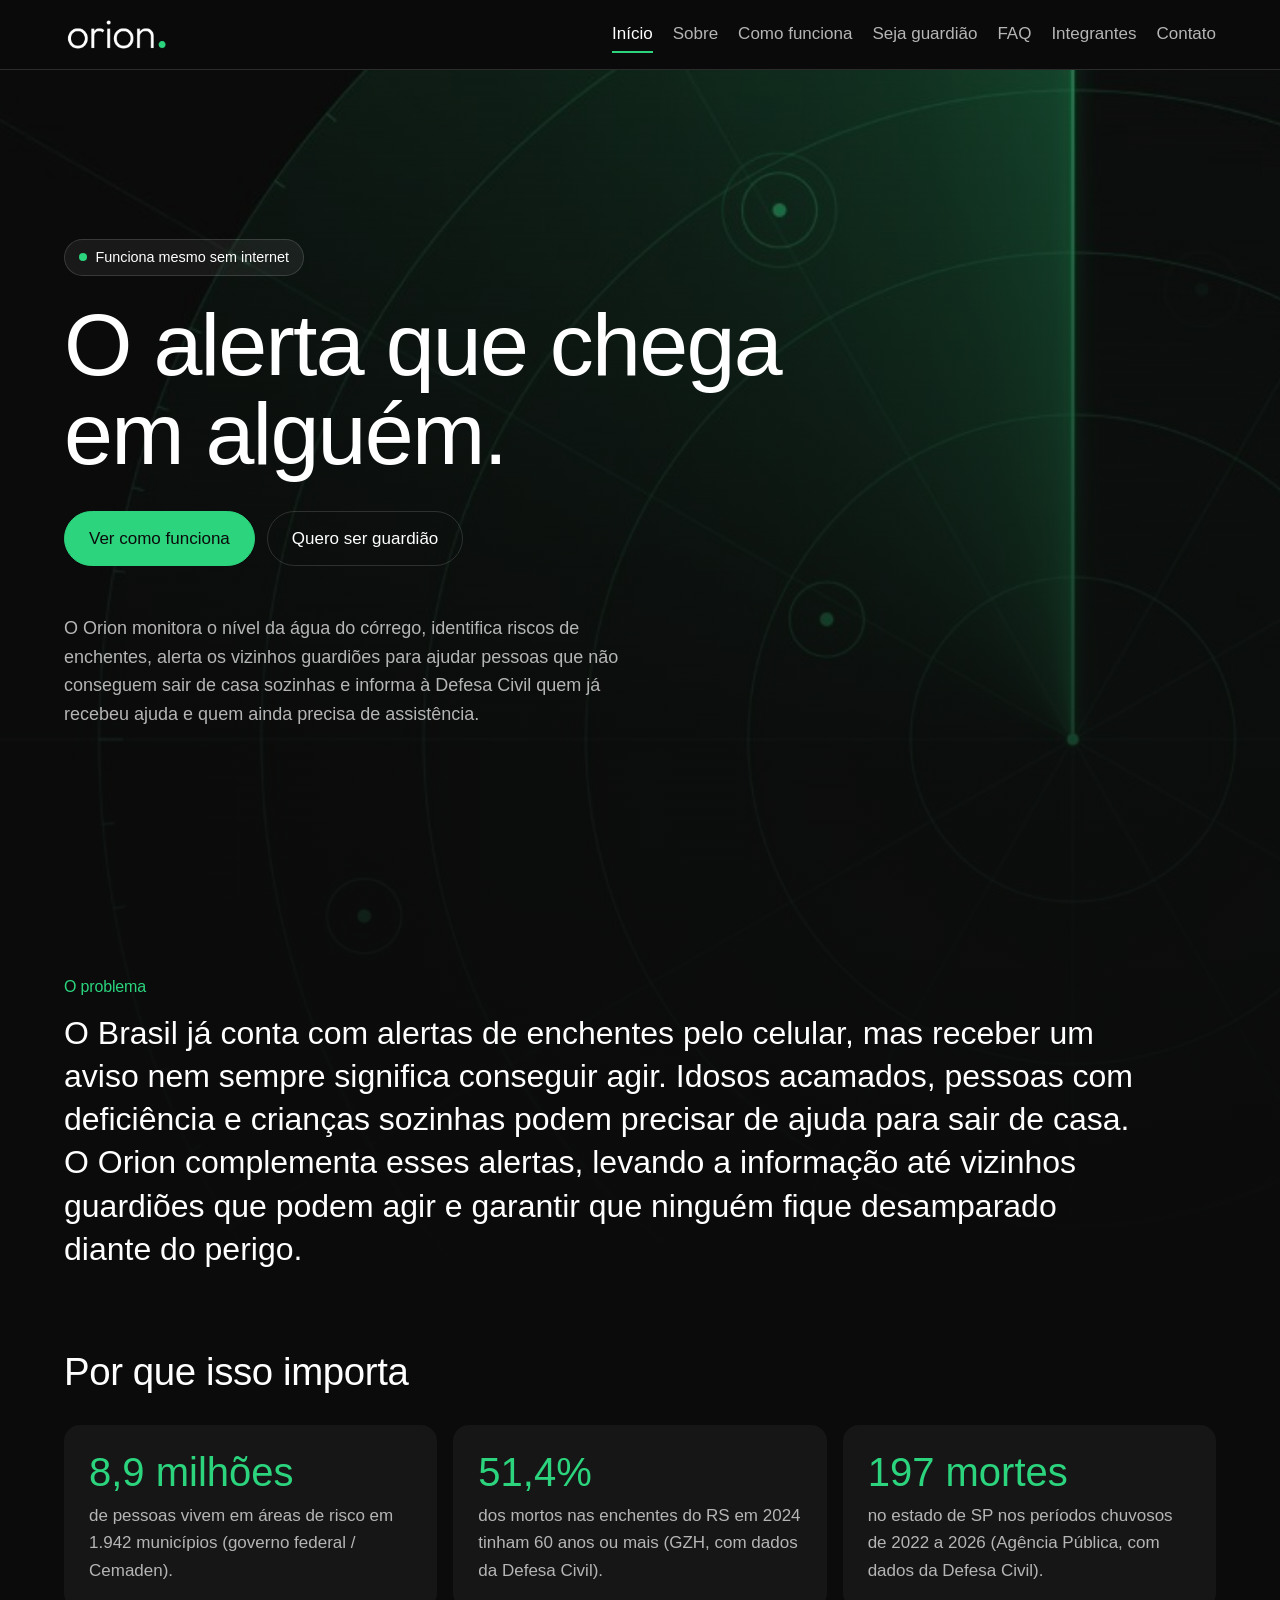
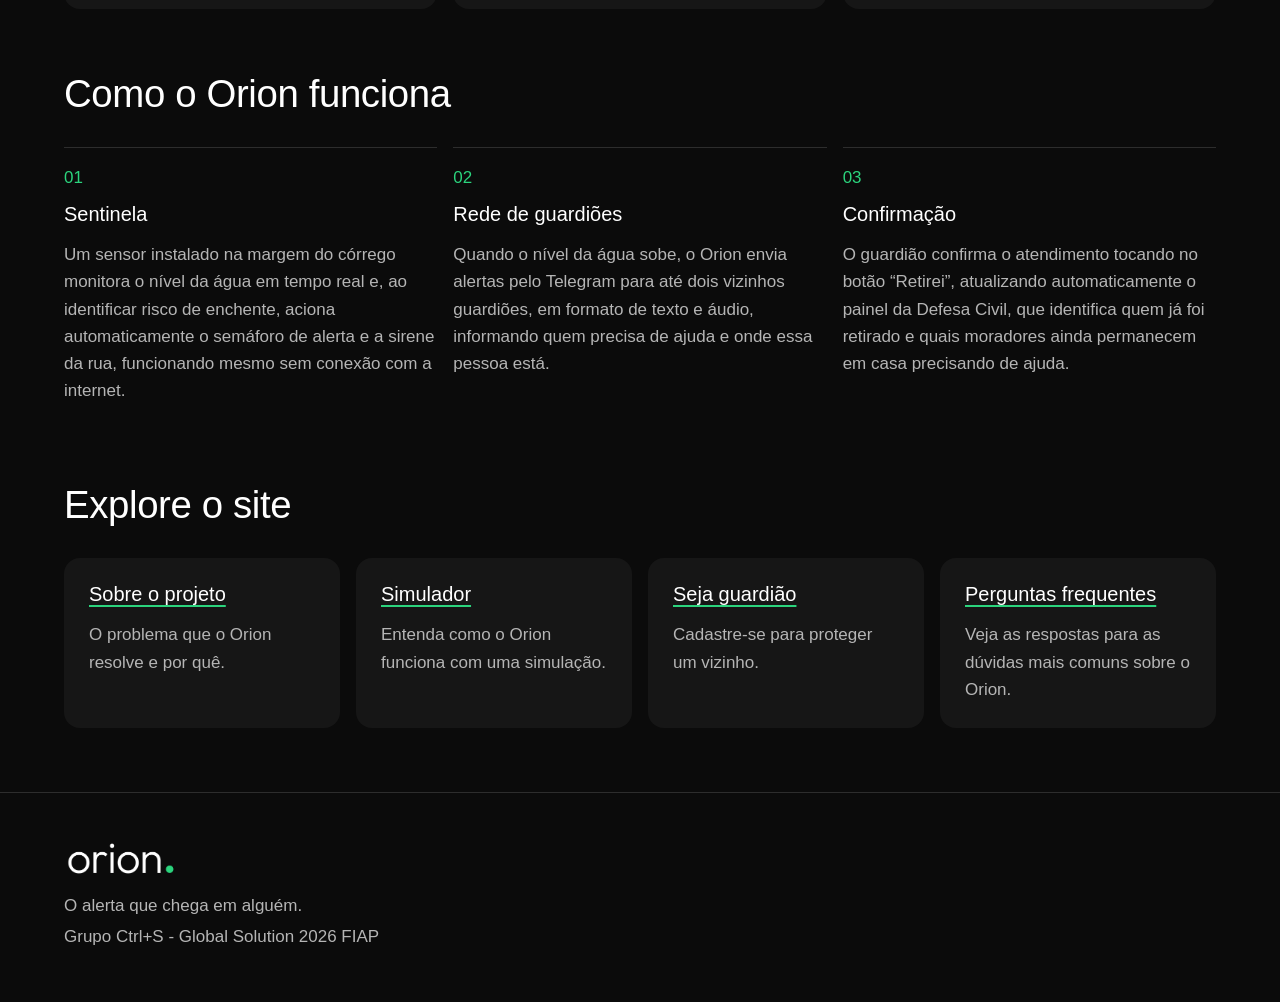
<file: index.html>
<!DOCTYPE html>
<html lang="pt-BR">

<head>
    <meta charset="UTF-8">
    <meta name="viewport" content="width=device-width, initial-scale=1.0">
    <title>Orion | O alerta que chega em alguém</title>
    <link rel="icon" href="./assets/img/apple-touch-icon-180.png" type="image/png">
    <link rel="stylesheet" href="./css/style.css">
</head>

<body>
    <header class="header">
        <img class="logo" src="./assets/img/orion-logo-escuro.png" alt="Logo da Orion" width="1200" height="372">
        <button class="btn-menu" id="btn-open-menu">&#9776;</button>
        <nav class="menu">
            <a class="btn ativo" href="index.html">Início</a>
            <a class="btn" href="sobre.html">Sobre</a>
            <a class="btn" href="funcionamento.html">Como funciona</a>
            <a class="btn" href="guardiao.html">Seja guardião</a>
            <a class="btn" href="faq.html">FAQ</a>
            <a class="btn" href="integrantes.html">Integrantes</a>
            <a class="btn" href="contato.html">Contato</a>
        </nav>
    </header>

    <main>
        <article>
            <section>
                <video class="radar-video" id="video-radar" autoplay muted loop playsinline
                    poster="assets/video/radar-poster.jpg" aria-hidden="true">
                    <source src="assets/video/radar.mp4" type="video/mp4">
                </video>
            </section>

            <section class="apresentação">
                <p class="etiqueta">Funciona mesmo sem internet</p>
                <h1 id="titulo-inicio">O alerta que chega em alguém.</h1>
                <p class="apresentacao-botoes">
                    <a href="./funcionamento.html" class="botao">Ver como funciona</a>
                    <a href="./guardiao.html" class="botao botao-secundario">Quero ser guardião</a>
                </p>
                <p class="apresentacao-texto">O Orion monitora o nível da água do córrego, identifica riscos de
                    enchentes, alerta os vizinhos guardiões para ajudar pessoas que não conseguem sair de casa sozinhas
                    e informa à Defesa Civil quem já recebeu ajuda e quem ainda precisa de assistência.</p>
            </section>

            <section class="problema">
                <h2 id="titulo-problema">O problema</h2>
                <p class="problema-texto" id="problema-texto">O Brasil já conta com alertas de enchentes pelo celular,
                    mas receber um aviso nem sempre significa conseguir agir. Idosos acamados, pessoas com deficiência e
                    crianças sozinhas podem precisar de ajuda para sair de casa. O Orion complementa esses alertas,
                    levando a informação até vizinhos guardiões que podem agir e garantir que ninguém fique desamparado
                    diante do perigo.</p>
            </section>
        </article>

        <section class="secao numeros">
            <h2 id="titulo-numeros">Por que isso importa</h2>
            <ul class="dados">
                <li><strong><span>8,9</span> milhões</strong> de pessoas vivem em áreas de risco em 1.942 municípios
                    (governo federal / Cemaden).</li>
                <li><strong><span>51,4</span>%</strong> dos mortos nas enchentes do RS em 2024 tinham 60 anos ou mais
                    (GZH, com dados da Defesa Civil).</li>
                <li><strong><span>197</span> mortes</strong> no estado de SP nos períodos chuvosos de 2022 a 2026
                    (Agência Pública, com dados da Defesa Civil).</li>
            </ul>
        </section>

        <section class="secao">
            <h2 id="titulo-partes">Como o Orion funciona</h2>
            <ol class="passos">
                <li>
                    <h3>Sentinela</h3>
                    <p>Um sensor instalado na margem do córrego monitora o nível da água em tempo real e, ao identificar
                        risco de enchente, aciona automaticamente o semáforo de alerta e a sirene da rua, funcionando
                        mesmo sem conexão com a internet.</p>
                </li>
                <li>
                    <h3>Rede de guardiões</h3>
                    <p>Quando o nível da água sobe, o Orion envia alertas pelo Telegram para até dois vizinhos
                        guardiões, em formato de texto e áudio, informando quem precisa de ajuda e onde essa pessoa
                        está.</p>
                </li>
                <li>
                    <h3>Confirmação</h3>
                    <p>O guardião confirma o atendimento tocando no botão “Retirei”, atualizando automaticamente o
                        painel da Defesa Civil, que identifica quem já foi retirado e quais moradores ainda permanecem
                        em casa precisando de ajuda.</p>
                </li>
            </ol>
        </section>

        <section class="secao">
            <h2 id="titulo-areas">Explore o site</h2>
            <ul class="areas">
                <li>
                    <h3><a href="sobre.html">Sobre o projeto</a></h3>
                    <p>O problema que o Orion resolve e por quê.</p>
                </li>
                <li>
                    <h3><a href="como-funciona.html">Simulador</a></h3>
                    <p>Entenda como o Orion funciona com uma simulação.</p>
                </li>
                <li>
                    <h3><a href="seja-guardiao.html">Seja guardião</a></h3>
                    <p>Cadastre-se para proteger um vizinho.</p>
                </li>
                <li>
                    <h3><a href="faq.html">Perguntas frequentes</a></h3>
                    <p>Veja as respostas para as dúvidas mais comuns sobre o Orion.</p>
                </li>
            </ul>
        </section>
    </main>

    <footer class="rodape">
        <img src="assets/img/orion-logo-escuro.png" alt="Orion" width="1200" height="372" class="rodape-logo">
        <p>O alerta que chega em alguém.</p>
        <p>Grupo Ctrl+S - Global Solution 2026 FIAP</p>
    </footer>

    <script src="./js/script.js"></script>
</body>

</html>
</file>
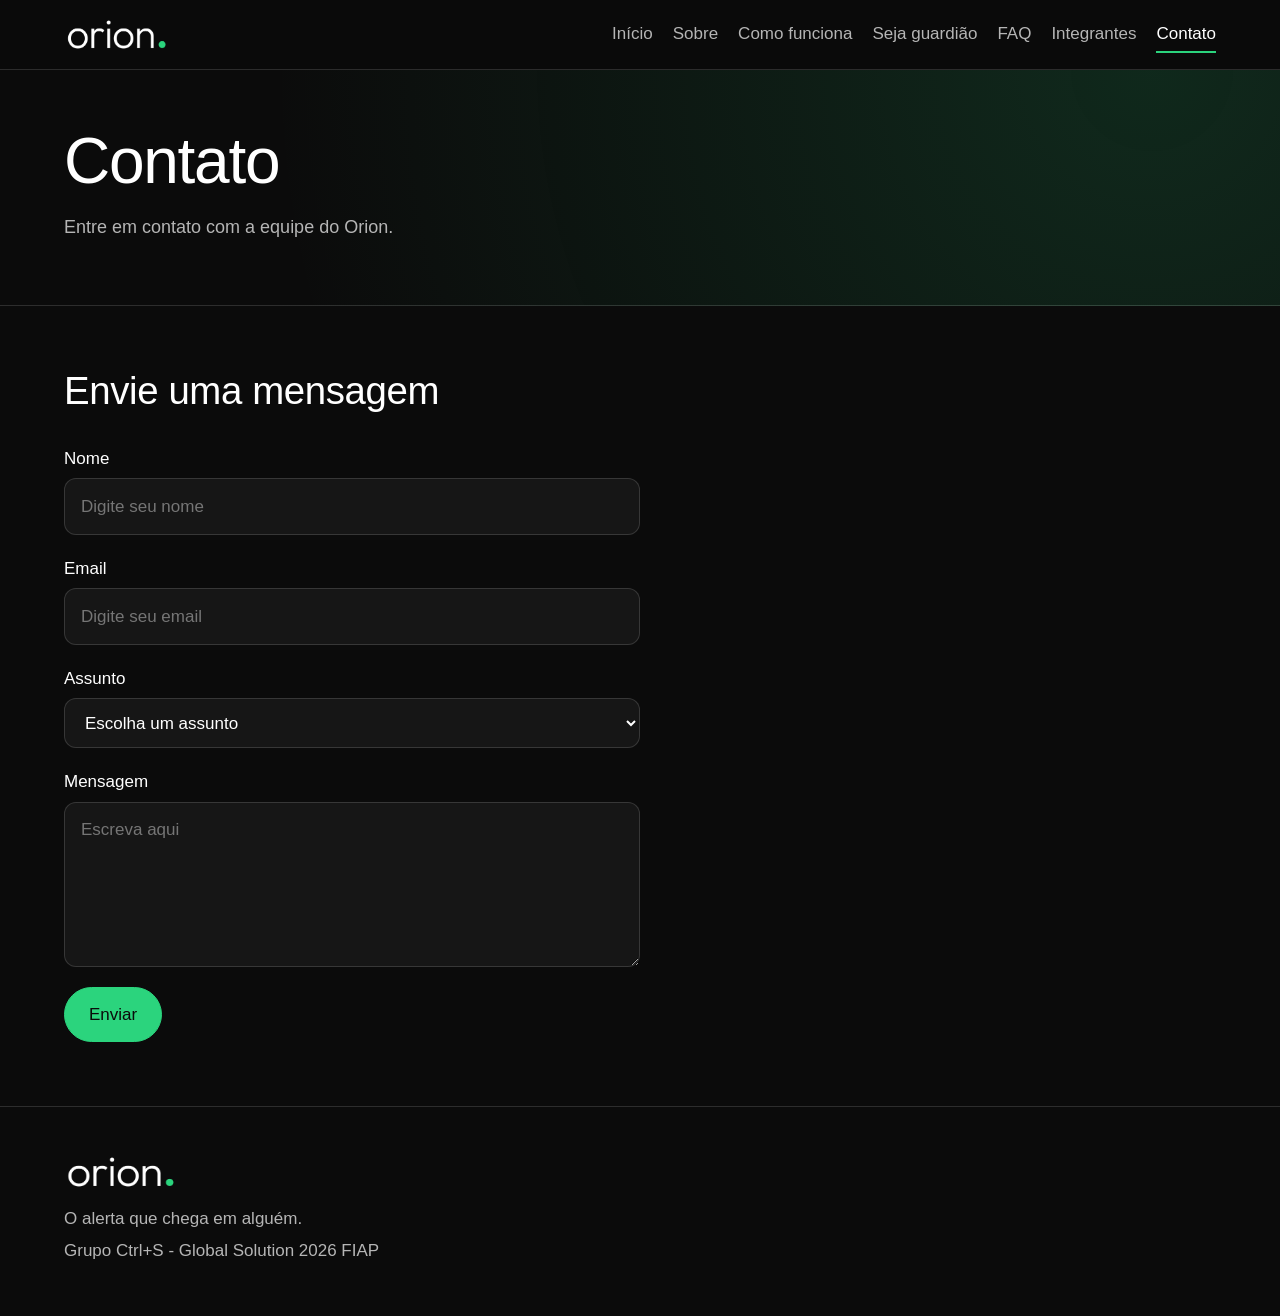
<file: contato.html>
<!DOCTYPE html>
<html lang="pt-BR">

<head>
    <meta charset="UTF-8">
    <meta name="viewport" content="width=device-width, initial-scale=1.0">
    <title>Contato | Orion</title>
    <link rel="icon" href="./assets/img/apple-touch-icon-180.png" type="image/png">
    <link rel="stylesheet" href="./css/style.css">
</head>

<body>
    <header class="header">
        <img class="logo" src="./assets/img/orion-logo-escuro.png" alt="Logo da Orion" width="1200" height="372">
        <button class="btn-menu" id="btn-open-menu">&#9776;</button>
        <nav class="menu">
            <a class="btn" href="index.html">Início</a>
            <a class="btn" href="sobre.html">Sobre</a>
            <a class="btn" href="funcionamento.html">Como funciona</a>
            <a class="btn" href="guardiao.html">Seja guardião</a>
            <a class="btn" href="faq.html">FAQ</a>
            <a class="btn" href="integrantes.html">Integrantes</a>
            <a class="btn ativo" href="contato.html">Contato</a>
        </nav>
    </header>

    <main>
        <header class="topo-pagina">
            <h1>Contato</h1>
            <p>Entre em contato com a equipe do Orion.</p>
        </header>
        <section class="secao">
            <h2 id="titulo-contato">Envie uma mensagem</h2>
            <form class="formulario" id="form-contato" novalidate>
                <div class="form">
                    <label for="nome">Nome</label>
                    <input required type="text" id="nome" name="nome" placeholder="Digite seu nome">
                </div>
                <div class="form">
                    <label for="email">Email</label>
                    <input inputmode="email" required type="email" id="email" name="email"
                        placeholder="Digite seu email"> <!-- Required - Declara que é obrigatório -->
                </div>
                <div class="form">
                    <label for="assunto">Assunto</label>
                    <select id="assunto" name="assunto">
                        <option value="">Escolha um assunto</option>
                        <option value="duvida">Dúvida sobre o projeto</option>
                        <option value="sugestao">Sugestão</option>
                        <option value="outro">Outro assunto</option>
                    </select>
                </div>
                <div class="form">
                    <label for="mensagem">Mensagem</label>
                    <textarea id="mensagem" name="mensagem" rows="5" placeholder="Escreva aqui"></textarea>
                </div>
                <button class="botao" type="submit" id="submitbtn">Enviar</button>
            </form>
        </section>
    </main>

    <footer class="rodape">
        <img src="assets/img/orion-logo-escuro.png" alt="Orion" width="1200" height="372" class="rodape-logo">
        <p>O alerta que chega em alguém.</p>
        <p>Grupo Ctrl+S - Global Solution 2026 FIAP</p>
    </footer>

    <script src="./js/script.js"></script>
    <script src="./js/formContato.js"></script>
</body>

</html>
</file>
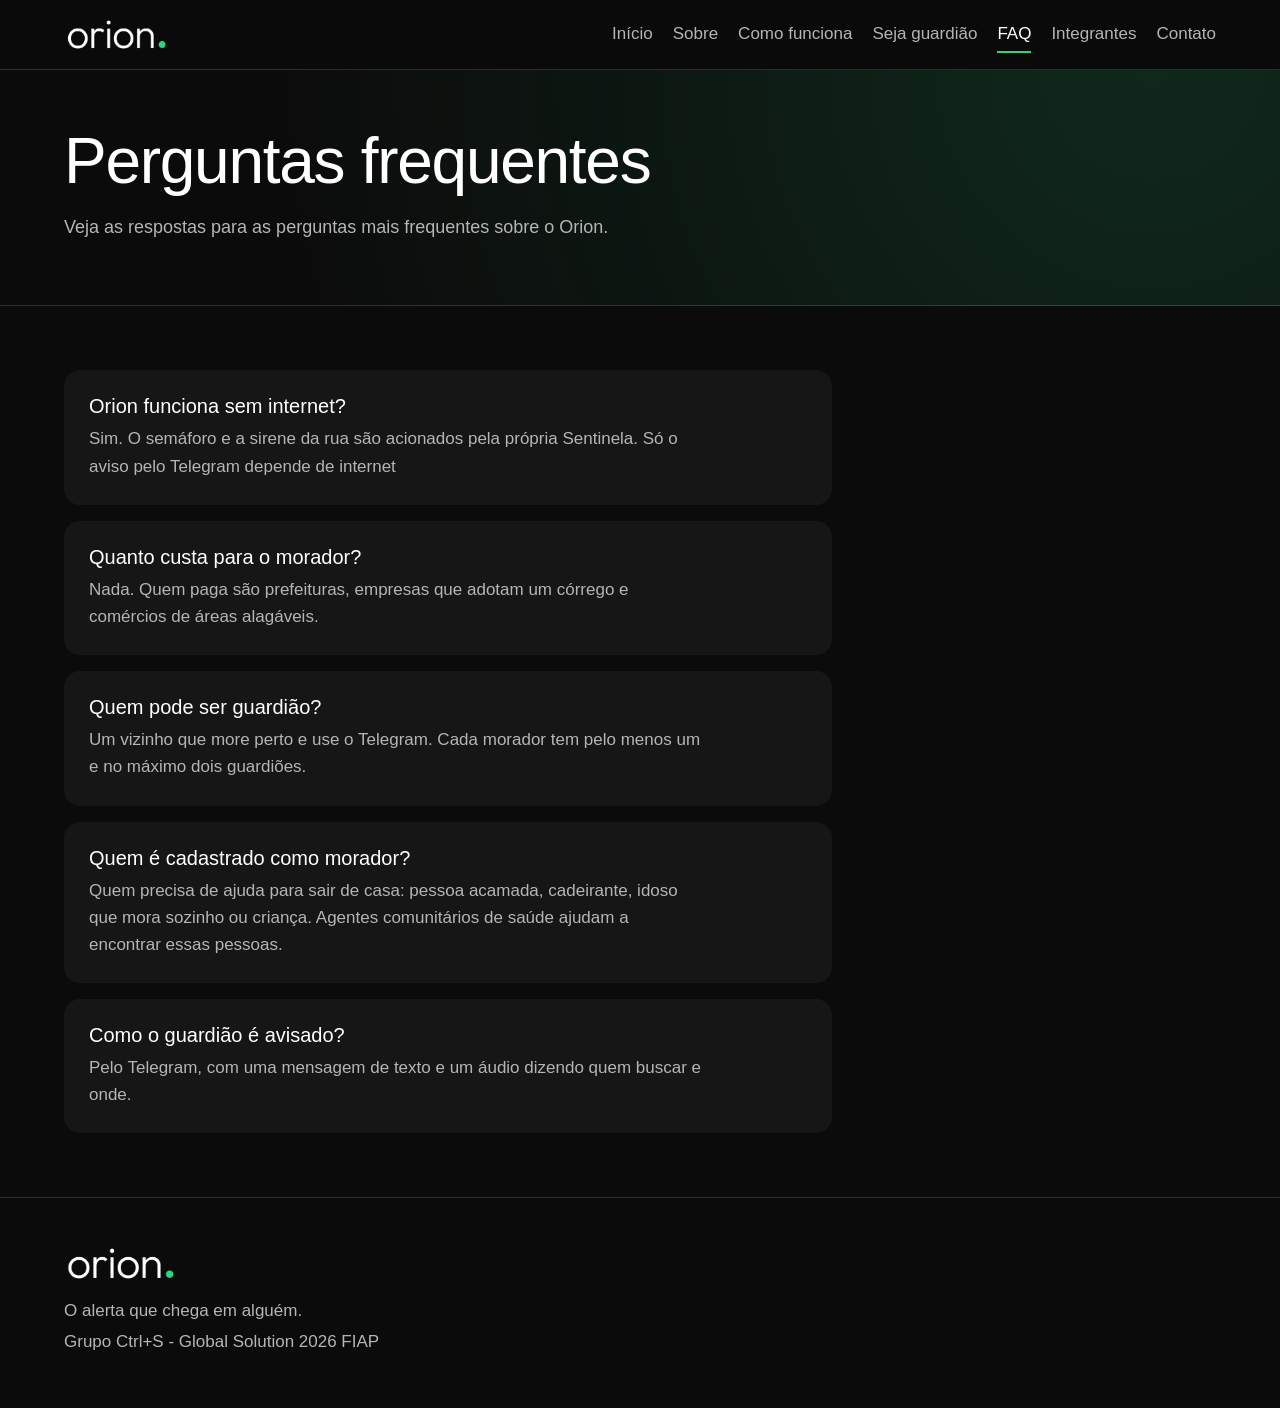
<file: faq.html>
<!DOCTYPE html>
<html lang="pt-BR">

<head>
    <meta charset="UTF-8">
    <meta name="viewport" content="width=device-width, initial-scale=1.0">
    <title>Perguntas frequentes | Orion</title>
    <link rel="icon" href="./assets/img/apple-touch-icon-180.png" type="image/png">
    <link rel="stylesheet" href="./css/style.css">
</head>

<body>
    <header class="header">
        <img class="logo" src="./assets/img/orion-logo-escuro.png" alt="Logo da Orion" width="1200" height="372">
        <button class="btn-menu" id="btn-open-menu">&#9776;</button>
        <nav class="menu">
            <a class="btn" href="index.html">Início</a>
            <a class="btn" href="sobre.html">Sobre</a>
            <a class="btn" href="funcionamento.html">Como funciona</a>
            <a class="btn" href="guardiao.html">Seja guardião</a>
            <a class="btn ativo" href="faq.html">FAQ</a>
            <a class="btn" href="integrantes.html">Integrantes</a>
            <a class="btn" href="contato.html">Contato</a>
        </nav>
    </header>

    <main>
        <header class="topo-pagina">
            <h1>Perguntas frequentes</h1>
            <p>Veja as respostas para as perguntas mais frequentes sobre o Orion.</p>
        </header>
        <section class="secao faq">
            <article class="faq-item">
                <h3>Orion funciona sem internet?</h3>
                <p>Sim. O semáforo e a sirene da rua são acionados pela própria Sentinela. Só o aviso pelo Telegram
                    depende de internet</p>
            </article>
            <article class="faq-item">
                <h3>Quanto custa para o morador?</h3>
                <p>Nada. Quem paga são prefeituras, empresas que adotam um córrego e comércios de áreas
                    alagáveis.</p>
            </article>
            <article class="faq-item">
                <h3>Quem pode ser guardião?</h3>
                <p>Um vizinho que more perto e use o Telegram. Cada morador tem pelo menos um e no máximo dois
                    guardiões.</p>
            </article>
            <article class="faq-item">
                <h3>Quem é cadastrado como morador?</h3>
                <p>Quem precisa de ajuda para sair de casa: pessoa acamada, cadeirante, idoso que mora sozinho ou
                    criança. Agentes comunitários de saúde ajudam a encontrar essas pessoas.</p>
            </article>
            <article class="faq-item">
                <h3>Como o guardião é avisado?</h3>
                <p>Pelo Telegram, com uma mensagem de texto e um áudio dizendo quem buscar e onde.</p>
            </article>
        </section>
    </main>

    <footer class="rodape">
        <img src="assets/img/orion-logo-escuro.png" alt="Orion" width="1200" height="372" class="rodape-logo">
        <p>O alerta que chega em alguém.</p>
        <p>Grupo Ctrl+S - Global Solution 2026 FIAP</p>
    </footer>

    <script src="./js/script.js"></script>
</body>

</html>
</file>
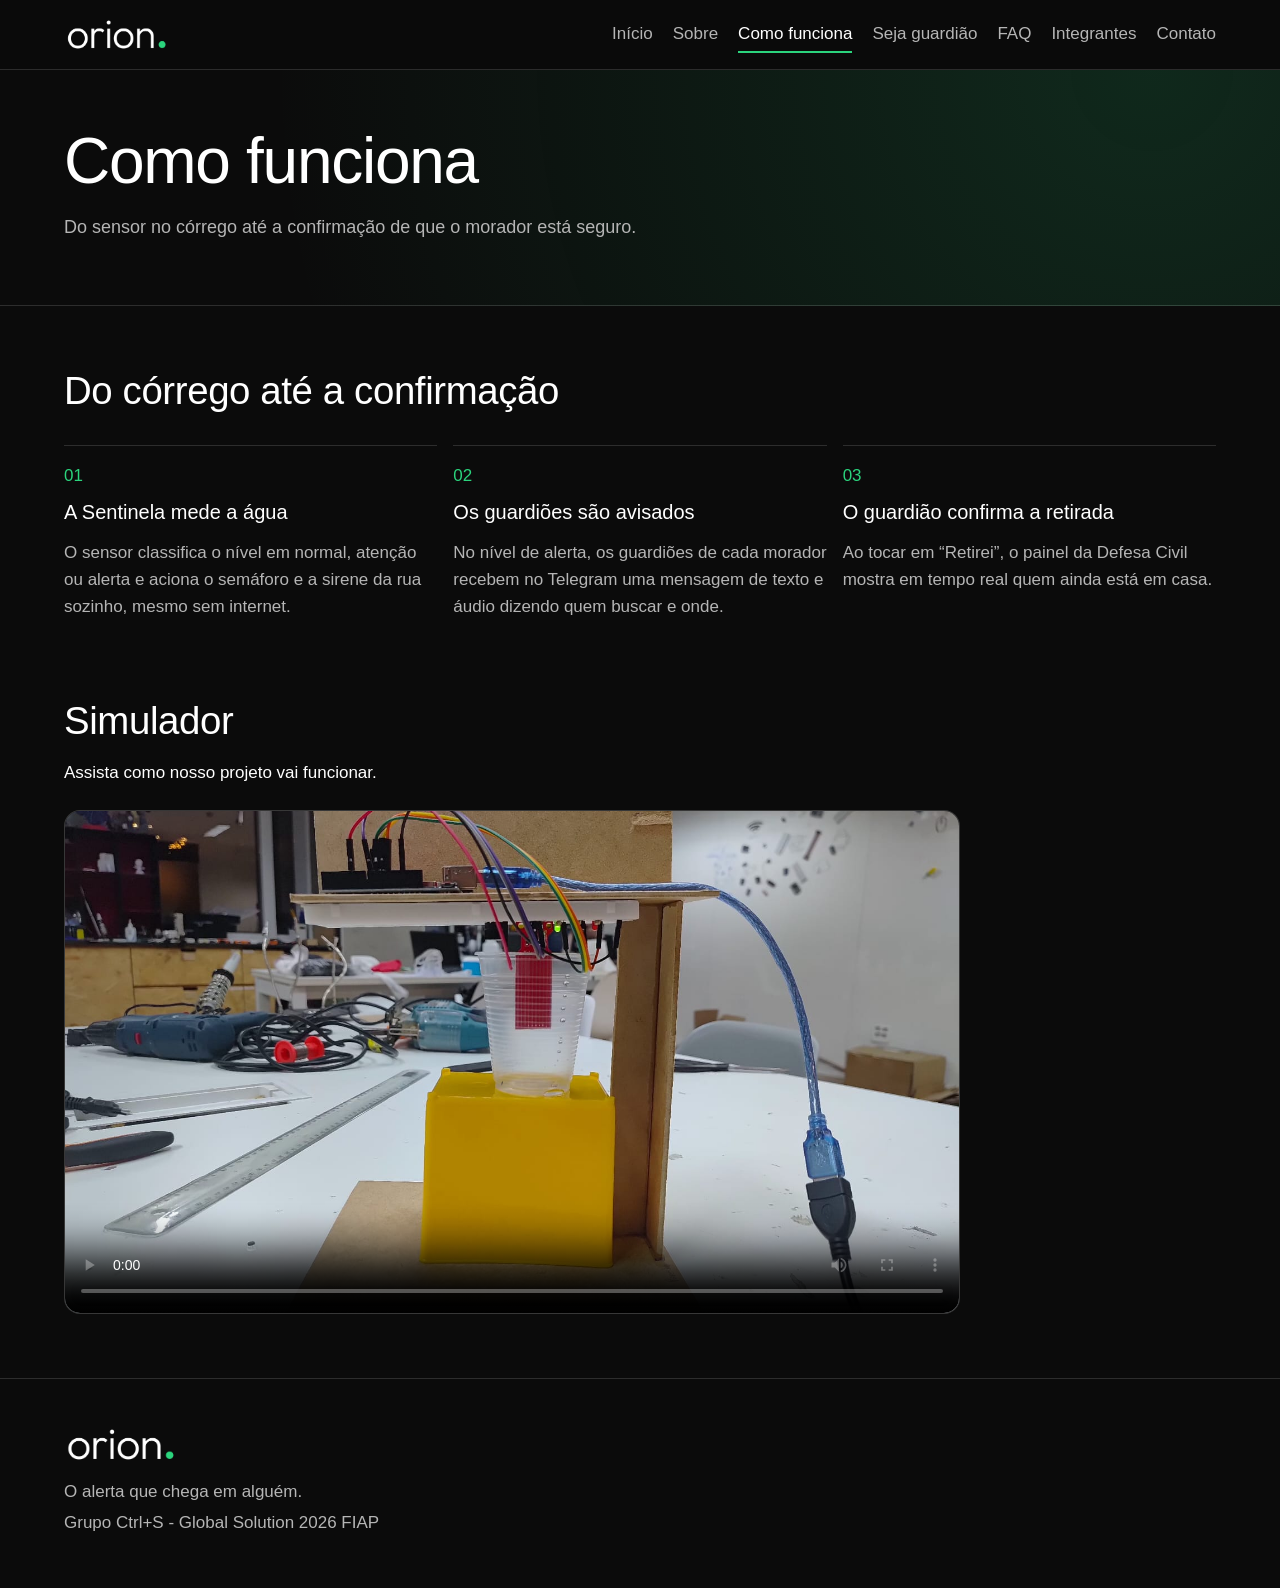
<file: funcionamento.html>
<!DOCTYPE html>
<html lang="pt-BR">

<head>
    <meta charset="UTF-8">
    <meta name="viewport" content="width=device-width, initial-scale=1.0">
    <title>Como funciona | Orion</title>
    <link rel="icon" href="./assets/img/apple-touch-icon-180.png" type="image/png">
    <link rel="stylesheet" href="./css/style.css">
</head>

<body>
    <header class="header">
        <img class="logo" src="./assets/img/orion-logo-escuro.png" alt="Logo da Orion" width="1200" height="372">
        <button class="btn-menu" id="btn-open-menu">&#9776;</button>
        <nav class="menu">
            <a class="btn" href="index.html">Início</a>
            <a class="btn" href="sobre.html">Sobre</a>
            <a class="btn ativo" href="funcionamento.html">Como funciona</a>
            <a class="btn" href="guardiao.html">Seja guardião</a>
            <a class="btn" href="faq.html">FAQ</a>
            <a class="btn" href="integrantes.html">Integrantes</a>
            <a class="btn" href="contato.html">Contato</a>
        </nav>
    </header>

    <main>
        <header class="topo-pagina">
            <h1>Como funciona</h1>
            <p>Do sensor no córrego até a confirmação de que o morador está seguro.</p>
        </header>

        <section class="secao">
            <h2 id="titulo-etapas">Do córrego até a confirmação</h2>
            <ol class="passos">
                <li>
                    <h3>A Sentinela mede a água</h3>
                    <p>O sensor classifica o nível em normal, atenção ou alerta e aciona o semáforo e a sirene da rua
                        sozinho, mesmo sem internet.</p>
                </li>
                <li>
                    <h3>Os guardiões são avisados</h3>
                    <p>No nível de alerta, os guardiões de cada morador recebem no Telegram uma mensagem de texto e
                        áudio dizendo quem buscar e onde.</p>
                </li>
                <li>
                    <h3>O guardião confirma a retirada</h3>
                    <p>Ao tocar em “Retirei”, o painel da Defesa Civil mostra em tempo real quem ainda está em casa.</p>
                </li>
            </ol>
        </section>

        <section class="secao simulador">
            <h2 id="titulo-simulador">Simulador</h2>
            <p>Assista como nosso projeto vai funcionar.</p>
            <div>
                <video class="simulador-video" id="video-simulador" poster="./assets/img/capaSimulacao.jpeg" controls preload="metadata">
                    <source src="./assets/video/simulacao.mp4" type="video/mp4">
                    Seu navegador não consegue reproduzir este vídeo.
                </video>
            </div>
        </section>
    </main>

    <footer class="rodape">
        <img src="assets/img/orion-logo-escuro.png" alt="Orion" width="1200" height="372" class="rodape-logo">
        <p>O alerta que chega em alguém.</p>
        <p>Grupo Ctrl+S - Global Solution 2026 FIAP</p>
    </footer>

    <script src="./js/script.js"></script>
</body>

</html>
</file>
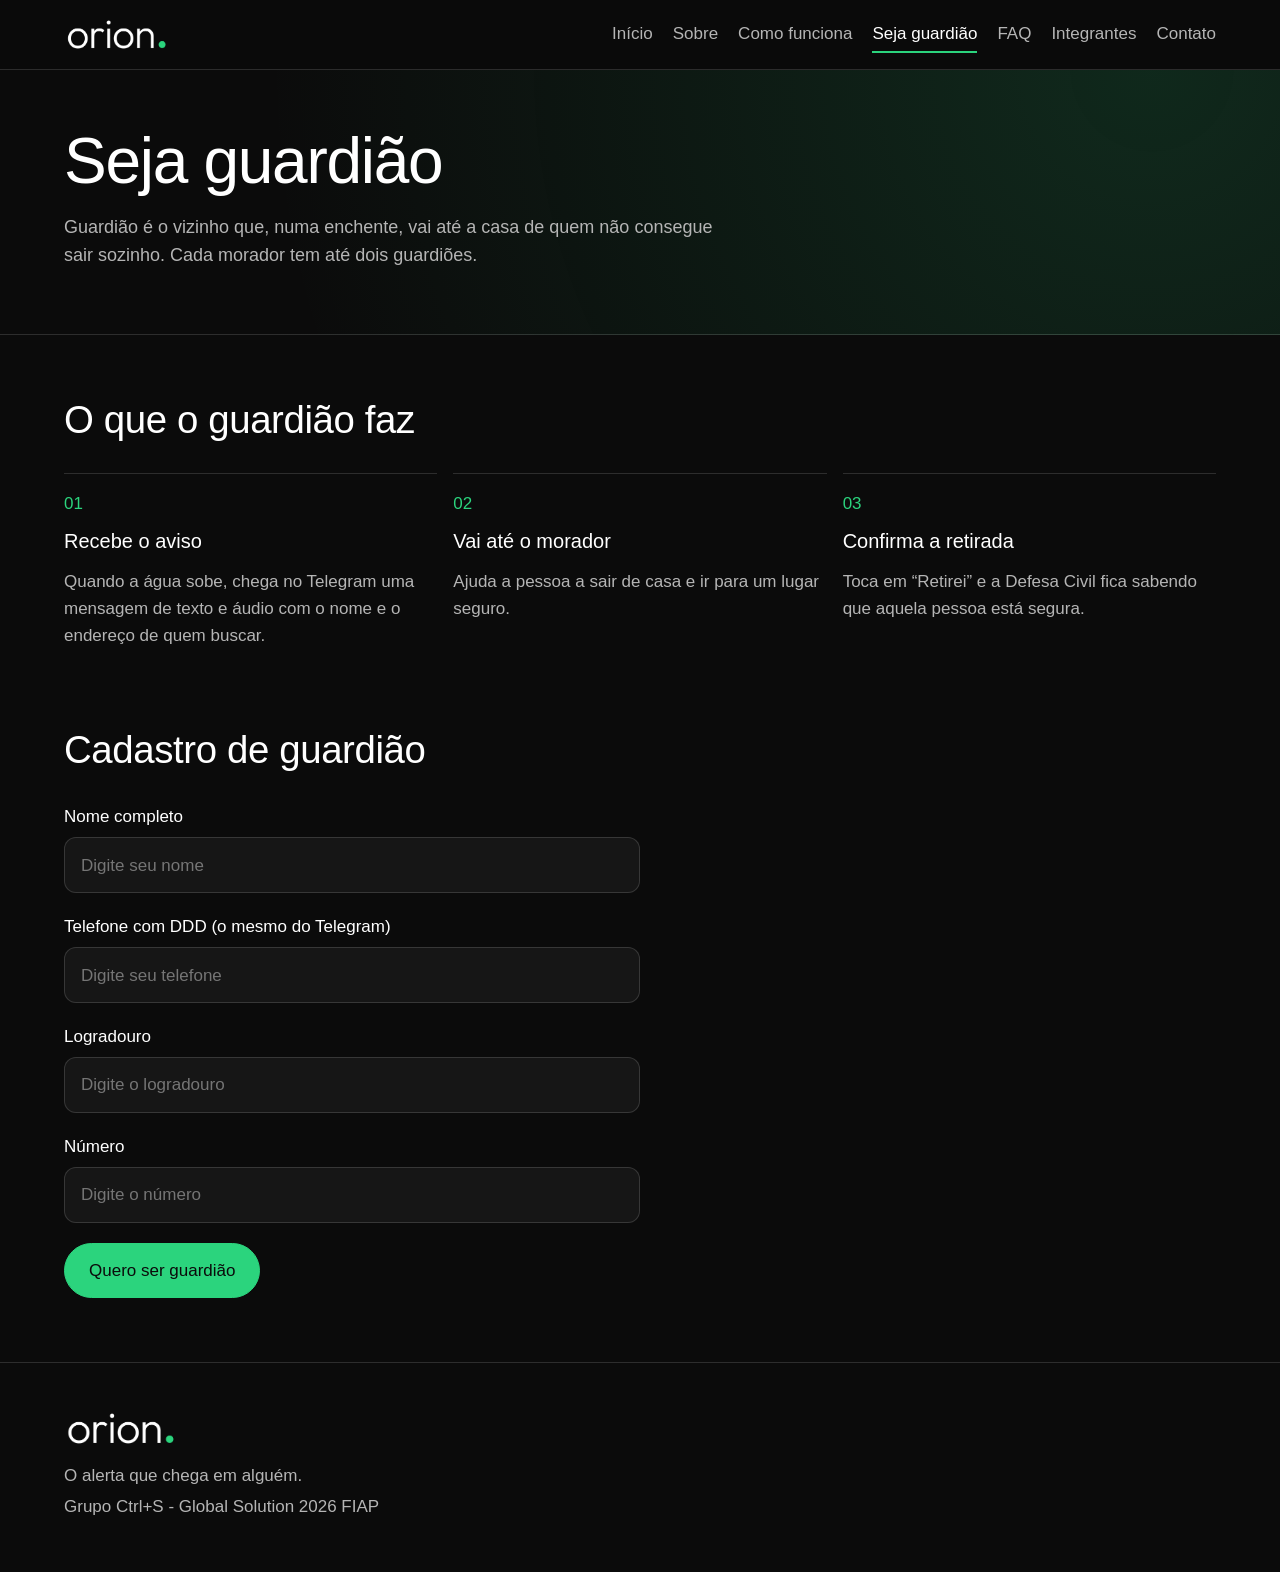
<file: guardiao.html>
<!DOCTYPE html>
<html lang="pt-BR">

<head>
    <meta charset="UTF-8">
    <meta name="viewport" content="width=device-width, initial-scale=1.0">
    <title>Seja guardião | Orion</title>
    <link rel="icon" href="./assets/img/apple-touch-icon-180.png" type="image/png">
    <link rel="stylesheet" href="./css/style.css">
</head>

<body>
    <header class="header">
        <img class="logo" src="./assets/img/orion-logo-escuro.png" alt="Logo da Orion" width="1200" height="372">
        <button class="btn-menu" id="btn-open-menu">&#9776;</button>
        <nav class="menu">
            <a class="btn" href="index.html">Início</a>
            <a class="btn" href="sobre.html">Sobre</a>
            <a class="btn" href="funcionamento.html">Como funciona</a>
            <a class="btn ativo" href="guardiao.html">Seja guardião</a>
            <a class="btn" href="faq.html">FAQ</a>
            <a class="btn" href="integrantes.html">Integrantes</a>
            <a class="btn" href="contato.html">Contato</a>
        </nav>
    </header>

    <main>
        <header class="topo-pagina">
            <h1>Seja guardião</h1>
            <p>Guardião é o vizinho que, numa enchente, vai até a casa de quem não consegue sair sozinho. Cada morador
                tem até dois guardiões.</p>
        </header>

        <section class="secao">
            <h2 id="titulo-papel">O que o guardião faz</h2>
            <ol class="passos">
                <li>
                    <h3>Recebe o aviso</h3>
                    <p>Quando a água sobe, chega no Telegram uma mensagem de texto e áudio com o nome e o endereço de
                        quem buscar.</p>
                </li>
                <li>
                    <h3>Vai até o morador</h3>
                    <p>Ajuda a pessoa a sair de casa e ir para um lugar seguro.</p>
                </li>
                <li>
                    <h3>Confirma a retirada</h3>
                    <p>Toca em “Retirei” e a Defesa Civil fica sabendo que aquela pessoa está segura.</p>
                </li>
            </ol>
        </section>

        <section class="secao">
            <h2 id="titulo-cadastro">Cadastro de guardião</h2>
            <form id="form-guardiao" class="formulario" novalidate>
                <div class="campo">
                    <label for="nome">Nome completo</label>
                    <input type="text" id="nome" name="nome" placeholder="Digite seu nome" autocomplete="name" required>
                </div>
                <div class="campo">
                    <label for="telefone">Telefone com DDD (o mesmo do Telegram)</label>
                    <input type="tel" id="telefone" name="telefone" placeholder="Digite seu telefone" autocomplete="tel"
                        required>
                </div>
                <div class="campo">
                    <label for="logradouro">Logradouro</label>
                    <input type="text" id="logradouro" name="logradouro" placeholder="Digite o logradouro"
                        autocomplete="address-line1" required>
                </div>
                <div class="campo">
                    <label for="numero">Número</label>
                    <input type="text" id="numero" name="numero" placeholder="Digite o número" inputmode="numeric"
                        required>
                </div>
                <button type="submit" class="botao" id="submitbtn">Quero ser guardião</button>
            </form>
        </section>
    </main>

    <footer class="rodape">
        <img src="assets/img/orion-logo-escuro.png" alt="Orion" width="1200" height="372" class="rodape-logo">
        <p>O alerta que chega em alguém.</p>
        <p>Grupo Ctrl+S - Global Solution 2026 FIAP</p>
    </footer>

    <script src="./js/script.js"></script>
    <script src="./js/formGuardiao.js"></script>
</body>

</html>
</file>
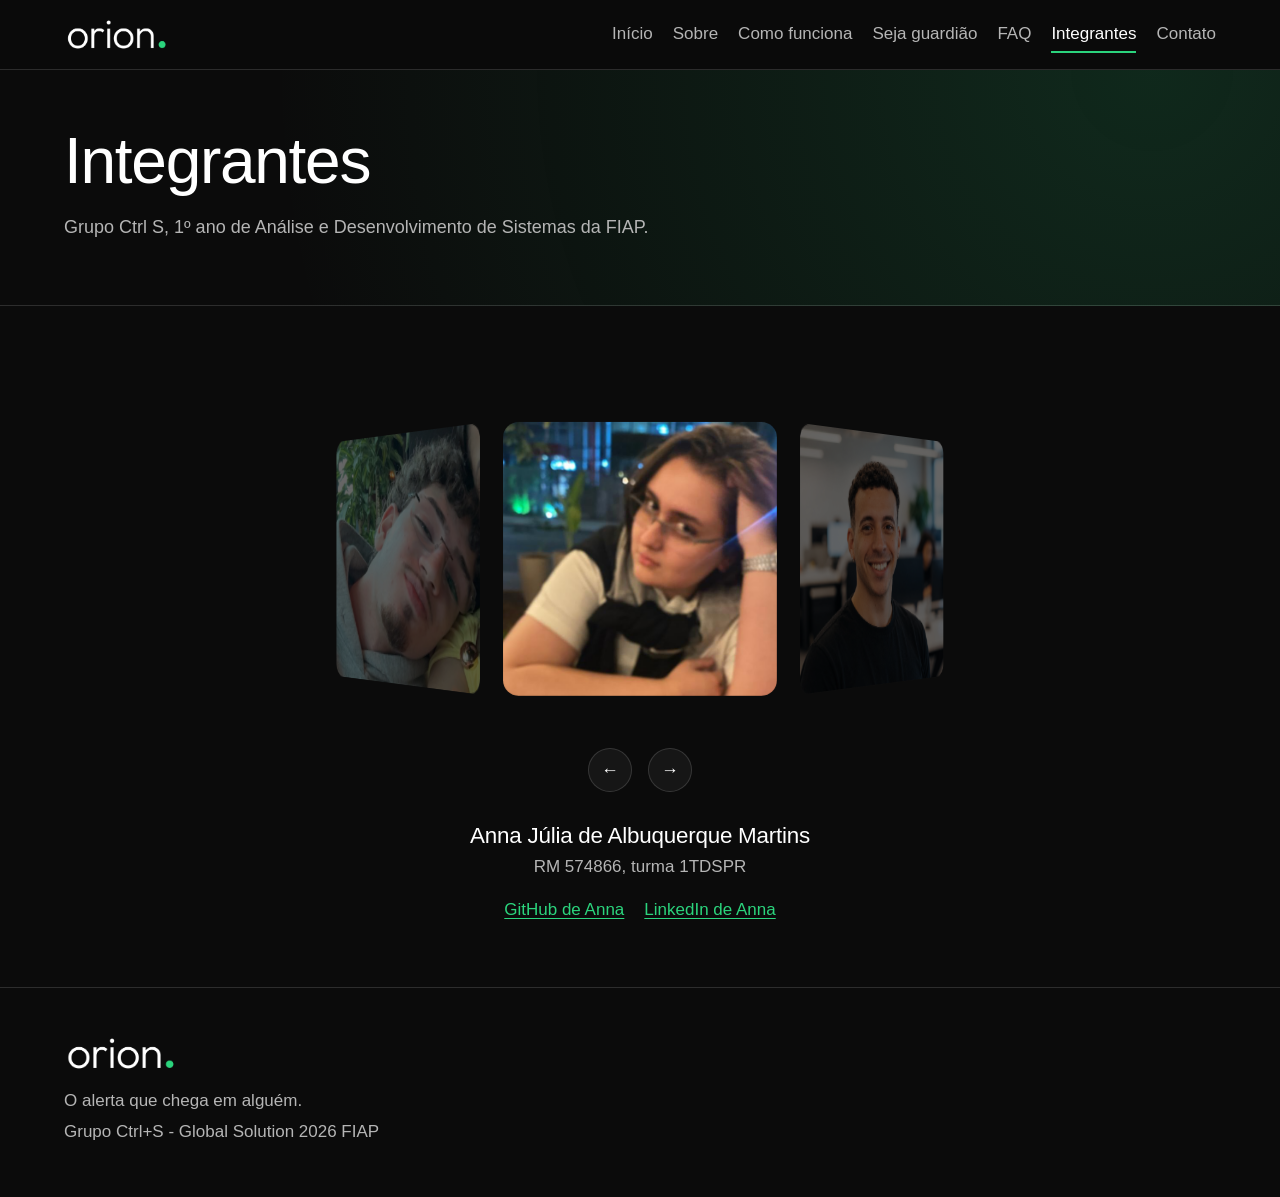
<file: integrantes.html>
<!DOCTYPE html>
<html lang="pt-BR">

<head>
    <meta charset="UTF-8">
    <meta name="viewport" content="width=device-width, initial-scale=1.0">
    <title>Integrantes | Orion</title>
    <link rel="icon" href="./assets/img/apple-touch-icon-180.png" type="image/png">
    <link rel="stylesheet" href="./css/style.css">
</head>

<body>
    <header class="header">
        <img class="logo" src="./assets/img/orion-logo-escuro.png" alt="Logo da Orion" width="1200" height="372">
        <button class="btn-menu" id="btn-open-menu">&#9776;</button>
        <nav class="menu">
            <a class="btn" href="index.html">Início</a>
            <a class="btn" href="sobre.html">Sobre</a>
            <a class="btn" href="funcionamento.html">Como funciona</a>
            <a class="btn" href="guardiao.html">Seja guardião</a>
            <a class="btn" href="faq.html">FAQ</a>
            <a class="btn ativo" href="integrantes.html">Integrantes</a>
            <a class="btn" href="contato.html">Contato</a>
        </nav>
    </header>

    <main>
        <header class="topo-pagina">
            <h1>Integrantes</h1>
            <p>Grupo Ctrl S, 1º ano de Análise e Desenvolvimento de Sistemas da FIAP.</p>
        </header>

        <section class="secao integrantes">
            <div class="carrossel">
                <div class="carrossel-area">
                    <div class="carrossel-anel" id="anel">
                        <img class="carrossel-foto" src="assets/img/annajulia.jpeg"
                            alt="Anna Júlia de Albuquerque Martins">
                        <img class="carrossel-foto" src="assets/img/gabriel.jpeg" alt="Gabriel Cunha Dos Santos">
                        <img class="carrossel-foto" src="assets/img/laura.jpeg" alt="Laura Fagundes Pereira">
                        <img class="carrossel-foto" src="assets/img/paulo.jpeg" alt="Paulo Guilherme Sobreira Althaus">
                        <img class="carrossel-foto" src="assets/img/annajulia.jpeg"
                            alt="Anna Júlia de Albuquerque Martins">
                        <img class="carrossel-foto" src="assets/img/gabriel.jpeg" alt="Gabriel Cunha Dos Santos">
                        <img class="carrossel-foto" src="assets/img/laura.jpeg" alt="Laura Fagundes Pereira">
                        <img class="carrossel-foto" src="assets/img/paulo.jpeg" alt="Paulo Guilherme Sobreira Althaus">
                    </div>
                </div>
                <div class="carrossel-controles">
                    <button type="button" class="carrossel-botao" id="anterior"
                        aria-label="Integrante anterior">&larr;</button>
                    <button type="button" class="carrossel-botao" id="proximo"
                        aria-label="Próximo integrante">&rarr;</button>
                </div>
            </div>

            <article class="integrante ativo">
                <h2>Anna Júlia de Albuquerque Martins</h2>
                <p>RM 574866, turma 1TDSPR</p>
                <ul class="integrante-links">
                    <li><a href="https://github.com/jumartinz" target="_blank" rel="noopener noreferrer">GitHub de
                            Anna</a></li>
                    <li><a href="https://linkedin.com/in/júlia-martins-60327322a" target="_blank"
                            rel="noopener noreferrer">LinkedIn de Anna</a></li>
                </ul>
            </article>

            <article class="integrante">
                <h2>Gabriel Cunha Dos Santos</h2>
                <p>RM 574867, turma 1TDSPR</p>
                <ul class="integrante-links">
                    <li><a href="https://github.com/BielFiap" target="_blank" rel="noopener noreferrer">GitHub de
                            Gabriel</a></li>
                    <li><a href="https://www.linkedin.com/in/gabrielcunha7" target="_blank"
                            rel="noopener noreferrer">LinkedIn de Gabriel</a></li>
                </ul>
            </article>

            <article class="integrante">
                <h2>Laura Fagundes Pereira</h2>
                <p>RM 574868, turma 1TDSPR</p>
                <ul class="integrante-links">
                    <li><a href="https://github.com/Laur3ty" target="_blank" rel="noopener noreferrer">GitHub de
                            Laura</a></li>
                    <li><a href="https://www.linkedin.com/in/laurafagundespereira" target="_blank"
                            rel="noopener noreferrer">LinkedIn de Laura</a></li>
                </ul>
            </article>

            <article class="integrante">
                <h2>Paulo Guilherme Sobreira Althaus</h2>
                <p>RM 574869, turma 1TDSPR</p>
                <ul class="integrante-links">
                    <li><a href="https://github.com/pulinnh" target="_blank" rel="noopener noreferrer">GitHub de
                            Paulo</a></li>
                    <li><a href="https://linkedin.com/in/paulosobreiralthaus" target="_blank"
                            rel="noopener noreferrer">LinkedIn de Paulo</a></li>
                </ul>
            </article>
        </section>
    </main>

    <footer class="rodape">
        <img src="assets/img/orion-logo-escuro.png" alt="Orion" width="1200" height="372" class="rodape-logo">
        <p>O alerta que chega em alguém.</p>
        <p>Grupo Ctrl+S - Global Solution 2026 FIAP</p>
    </footer>

    <script src="./js/script.js"></script>
    <script src="./js/integrantes.js"></script>
</body>

</html>
</file>
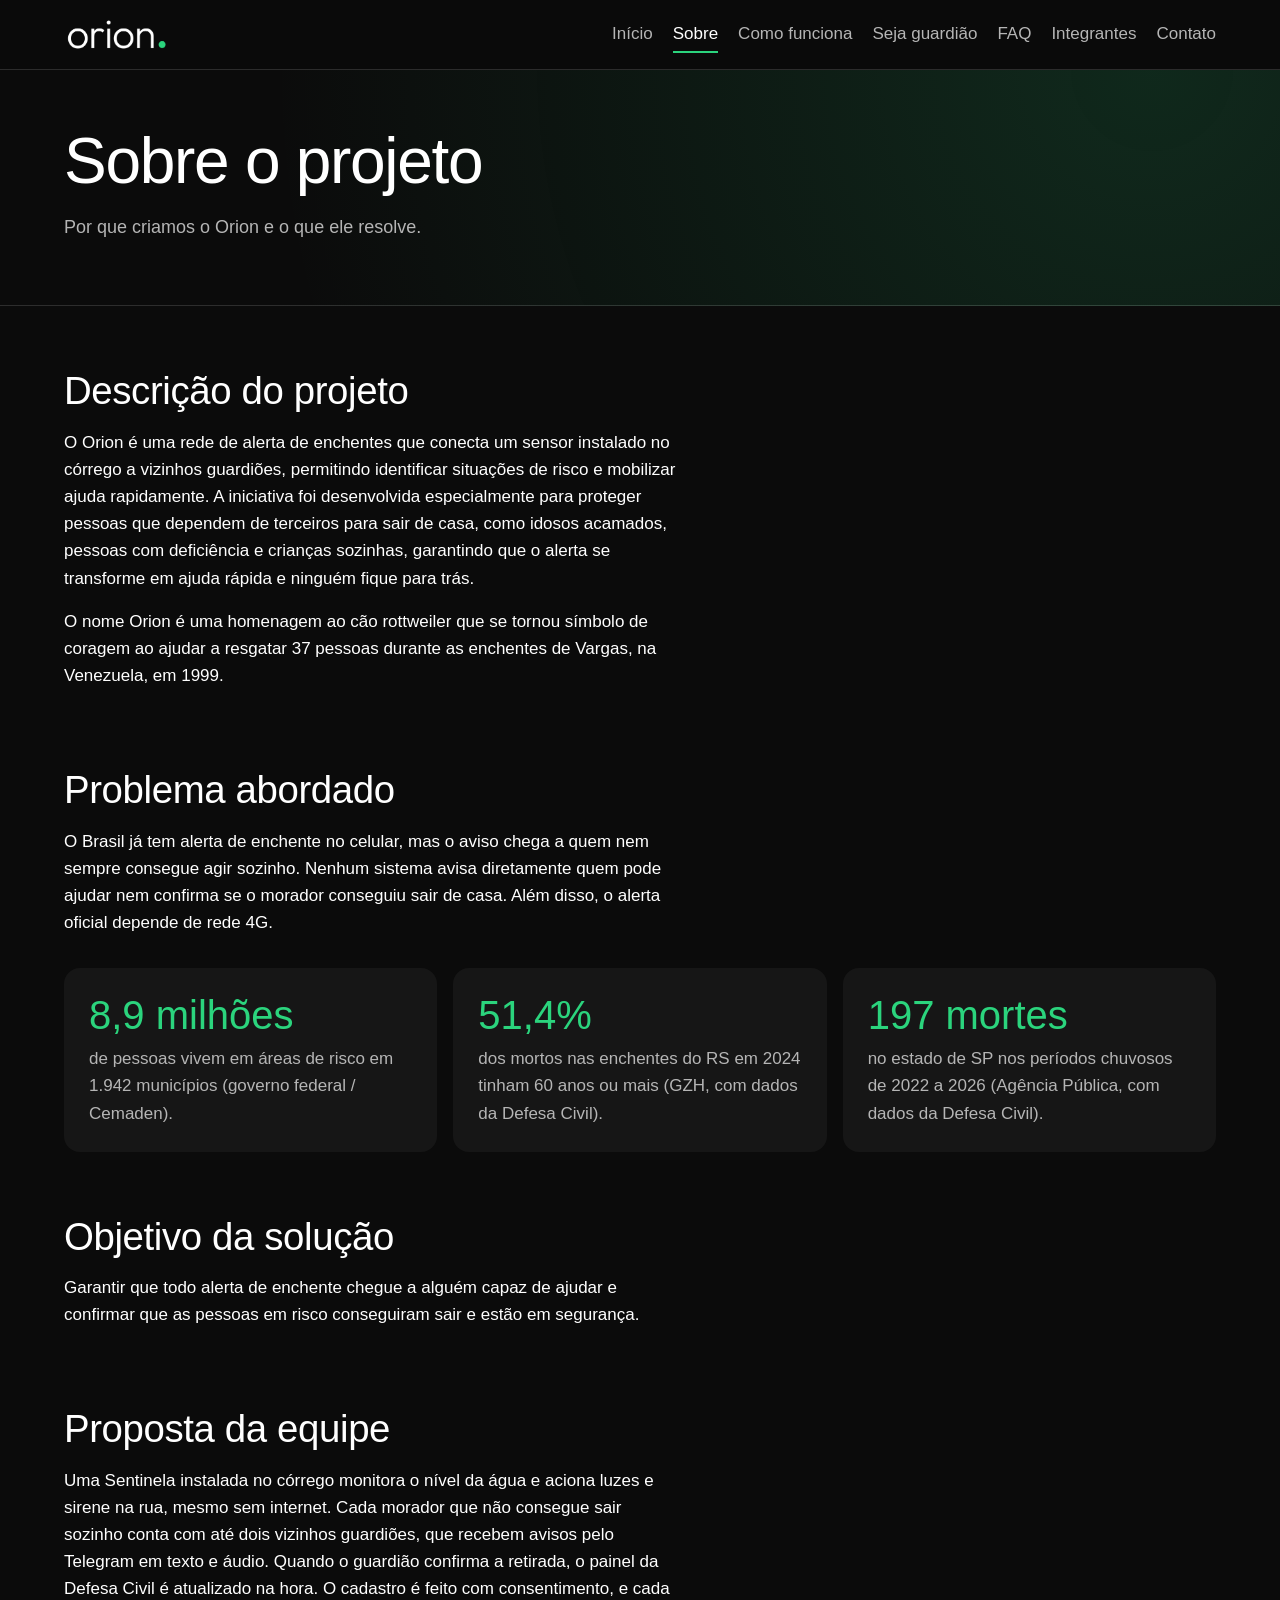
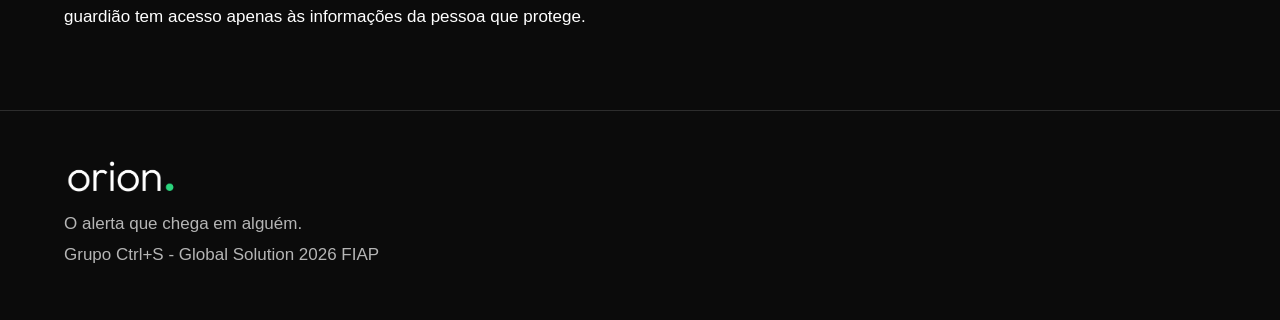
<file: sobre.html>
<!DOCTYPE html>
<html lang="pt-BR">

<head>
    <meta charset="UTF-8">
    <meta name="viewport" content="width=device-width, initial-scale=1.0">
    <title>Sobre o projeto | Orion</title>
    <link rel="icon" href="./assets/img/apple-touch-icon-180.png" type="image/png">
    <link rel="stylesheet" href="./css/style.css">
</head>

<body>
    <header class="header">
        <img class="logo" src="./assets/img/orion-logo-escuro.png" alt="Logo da Orion" width="1200" height="372">
        <button class="btn-menu" id="btn-open-menu">&#9776;</button>
        <nav class="menu">
            <a class="btn" href="index.html">Início</a>
            <a class="btn ativo" href="sobre.html">Sobre</a>
            <a class="btn" href="funcionamento.html">Como funciona</a>
            <a class="btn" href="guardiao.html">Seja guardião</a>
            <a class="btn" href="faq.html">FAQ</a>
            <a class="btn" href="integrantes.html">Integrantes</a>
            <a class="btn" href="contato.html">Contato</a>
        </nav>
    </header>

    <main>
        <header class="topo-pagina">
            <h1>Sobre o projeto</h1>
            <p>Por que criamos o Orion e o que ele resolve.</p>
        </header>

        <section class="secao">
            <h2 id="titulo-descricao">Descrição do projeto</h2>
            <p>O Orion é uma rede de alerta de enchentes que conecta um sensor instalado no córrego a vizinhos
                guardiões, permitindo identificar situações de risco e mobilizar ajuda rapidamente. A iniciativa foi
                desenvolvida especialmente para proteger pessoas que dependem de terceiros para sair de casa, como
                idosos acamados, pessoas com deficiência e crianças sozinhas, garantindo que o alerta se transforme em
                ajuda rápida e ninguém fique para trás.</p>
            <p>O nome Orion é uma homenagem ao cão rottweiler que se tornou símbolo de coragem ao ajudar a resgatar 37
                pessoas durante as enchentes de Vargas, na Venezuela, em 1999. </p>
        </section>

        <section class="secao">
            <h2 id="titulo-problema">Problema abordado</h2>
            <p>O Brasil já tem alerta de enchente no celular, mas o aviso chega a quem nem sempre consegue agir sozinho.
                Nenhum sistema avisa diretamente quem pode ajudar nem confirma se o morador conseguiu sair de casa. Além
                disso, o alerta oficial depende de rede 4G.</p>
            <ul class="dados">
                <li><strong>8,9 milhões</strong> de pessoas vivem em áreas de risco em 1.942 municípios (governo federal
                    / Cemaden).</li>
                <li><strong>51,4%</strong> dos mortos nas enchentes do RS em 2024 tinham 60 anos ou mais (GZH, com dados
                    da Defesa Civil).</li>
                <li><strong>197 mortes</strong> no estado de SP nos períodos chuvosos de 2022 a 2026 (Agência Pública,
                    com dados da Defesa Civil).</li>
            </ul>
        </section>

        <section class="secao">
            <h2 id="titulo-objetivo">Objetivo da solução</h2>
            <p>Garantir que todo alerta de enchente chegue a alguém capaz de ajudar e confirmar que as pessoas em risco
                conseguiram sair e estão em segurança.</p>
        </section>

        <section class="secao">
            <h2 id="titulo-proposta">Proposta da equipe</h2>
            <p>Uma Sentinela instalada no córrego monitora o nível da água e aciona luzes e sirene na rua, mesmo sem
                internet. Cada morador que não consegue sair sozinho conta com até dois vizinhos guardiões, que recebem
                avisos pelo Telegram em texto e áudio. Quando o guardião confirma a retirada, o painel da Defesa Civil é
                atualizado na hora. O cadastro é feito com consentimento, e cada guardião tem acesso apenas às
                informações da pessoa que protege.</p>
        </section>
    </main>

    <footer class="rodape">
        <img src="assets/img/orion-logo-escuro.png" alt="Orion" width="1200" height="372" class="rodape-logo">
        <p>O alerta que chega em alguém.</p>
        <p>Grupo Ctrl+S - Global Solution 2026 FIAP</p>
    </footer>

    <script src="./js/script.js"></script>
</body>

</html>
</file>
<file: css/style.css>
:root {
  /* Paleta do Orion */
  --cor-fundo: #0B0B0B;
  --cor-superficie: #161616;
  --cor-texto: #FFFFFF;
  --cor-texto-suave: #B5B5B5;
  --cor-principal: #2BD47D;
  --cor-sobre-principal: #0B0B0B;
  --cor-linha: rgba(255, 255, 255, 0.14);
  --cor-erro: #E53935;

  /* Tipografia */
  --fonte: "Outfit", "Segoe UI", Roboto, Arial, sans-serif;

  /* Espaços */
  --margem: 1.25rem;
  --largura-max: 72rem;
  --recuo: max(var(--margem), calc((100% - var(--largura-max)) / 2));
}

* {
  margin: 0;
  padding: 0;
  box-sizing: border-box;
}

body {
  font-family: var(--fonte);
  font-size: 1.0625rem;
  line-height: 1.6;
  color: var(--cor-texto);
  background-color: var(--cor-fundo);
}

img,
video {
  max-width: 100%;
  height: auto;
  display: block;
}

h1,
h2,
h3 {
  line-height: 1.1;
  margin-bottom: 1rem;
}

h1 {
  font-size: clamp(2.25rem, 6vw, 4rem);
  font-weight: 300;
  letter-spacing: -0.02em;
}

h2 {
  font-size: clamp(1.6rem, 3.5vw, 2.4rem);
  font-weight: 400;
  letter-spacing: -0.01em;
}

h3 {
  font-size: 1.25rem;
  font-weight: 500;
}

p {
  margin-bottom: 1rem;
  max-width: 65ch;
}

a {
  color: var(--cor-principal);
  text-underline-offset: 0.2em;
}

ul,
ol {
  list-style: none;
}

main {
  padding-bottom: 4rem;
}

.secao {
  padding: 4rem var(--recuo) 0;
}

.header {
  position: sticky;
  top: 0;
  z-index: 10;
  display: flex;
  flex-wrap: wrap;
  align-items: center;
  justify-content: space-between;
  gap: 1rem;
  padding: 1rem var(--recuo);
  background-color: rgba(11, 11, 11, 0.9);
  border-bottom: 1px solid var(--cor-linha);
}

.logo {
  width: 6.5rem;
}

.menu {
  display: flex;
  flex-wrap: wrap;
  gap: 0.25rem 1.25rem;
}

.menu .btn {
  padding: 0.25rem 0;
  color: var(--cor-texto-suave);
  text-decoration: none;
  border-bottom: 2px solid transparent;
}

.menu .btn:hover {
  color: var(--cor-texto);
}


.menu .ativo {
  color: var(--cor-texto);
  border-bottom-color: var(--cor-principal);
}

.btn-menu,
.carrossel-botao {
  width: 2.75rem;
  height: 2.75rem;
  font-size: 1.3rem;
  color: var(--cor-texto);
  background-color: var(--cor-superficie);
  border: 1px solid var(--cor-linha);
  border-radius: 50%;
  cursor: pointer;
}

.btn-menu {
  display: none;
}

.topo-pagina {
  padding: 3.5rem var(--recuo) 3rem;
  border-bottom: 1px solid var(--cor-linha);
  background: radial-gradient(circle at 90% 0%, rgba(43, 212, 125, 0.15), transparent 75%);
}

.topo-pagina p {
  font-size: 1.125rem;
  color: var(--cor-texto-suave);
}

main>article {
  position: relative;
  overflow: hidden;
}

.radar-video {
  position: absolute;
  inset: 0;
  z-index: -2;
  width: 100%;
  height: 100%;
  object-fit: cover;
  /* cobre a área sem distorcer */
}

/* Véu escuro por cima do vídeo */
main>article::before {
  content: "";
  position: absolute;
  inset: 0;
  z-index: -1;
  background: linear-gradient(180deg, rgba(11, 11, 11, 0.4), rgba(11, 11, 11, 0.85) 75%, var(--cor-fundo));
}

.apresentação {
  display: flex;
  flex-direction: column;
  align-items: flex-start;
  justify-content: center;
  min-height: 85vh;
  padding: 4rem var(--recuo);
}

.apresentação h1 {
  max-width: 15ch;
  margin-bottom: 2rem;
  font-size: clamp(2.75rem, 8vw, 5.5rem);
  line-height: 1.02;
}

/* Etiqueta em pílula */
.etiqueta {
  display: inline-flex;
  align-items: center;
  gap: 0.5rem;
  margin-bottom: 1.5rem;
  padding: 0.35rem 0.9rem;
  font-size: 0.9rem;
  border: 1px solid var(--cor-linha);
  border-radius: 999px;
  background-color: rgba(255, 255, 255, 0.06);
}

.etiqueta::before {
  content: "";
  width: 0.5rem;
  height: 0.5rem;
  border-radius: 50%;
  background-color: var(--cor-principal);
}

.apresentacao-botoes {
  display: flex;
  flex-wrap: wrap;
  gap: 0.75rem;
  margin-bottom: 3rem;
}

.apresentacao-texto {
  max-width: 36rem;
  margin: 0;
  font-size: 1.125rem;
  color: var(--cor-texto-suave);
}

.problema {
  padding: 5rem var(--recuo) 1rem;
}

.problema h2 {
  font-size: 1rem;
  font-weight: 500;
  color: var(--cor-principal);
}

.problema-texto {
  max-width: 34em;
  margin: 0;
  font-size: clamp(1.35rem, 3vw, 2rem);
  font-weight: 300;
  line-height: 1.35;
}

.botao {
  align-items: center;
  padding: 0.8rem 1.5rem;
  font: inherit;
  font-weight: 500;
  color: var(--cor-sobre-principal);
  text-decoration: none;
  background-color: var(--cor-principal);
  border: 1px solid var(--cor-principal);
  border-radius: 999px;
  cursor: pointer;
  transition: transform 0.2s;
}

.botao:hover {
  transform: translateY(-3px);
}

.botao-secundario {
  color: var(--cor-texto);
  background-color: transparent;
  border-color: var(--cor-linha);
}

.dados li,
.areas li,
.faq-item {
  padding: 1.5rem;
  background-color: var(--cor-superficie);
  border: 1px solid transparent;
  border-radius: 1rem;
}

.dados,
.areas,
.passos {
  display: grid;
  gap: 1rem;
  margin-top: 2rem;
}

.dados li,
.areas p,
.passos p,
.faq-item p,
.integrante p {
  color: var(--cor-texto-suave);
}

/* Número grande em destaque */
.dados strong {
  display: block;
  margin-bottom: 0.5rem;
  font-size: clamp(2rem, 3.5vw, 2.5rem);
  font-weight: 300;
  line-height: 1.1;
  color: var(--cor-principal);
}

.areas li:hover {
  border-color: var(--cor-principal);
}

.areas a {
  color: var(--cor-texto);
  text-decoration-color: var(--cor-principal);
}

.areas p,
.faq-item p {
  margin: 0;
}

.passos li {
  counter-increment: passo;
  padding-top: 1rem;
  border-top: 1px solid var(--cor-linha);
}

.passos li::before {
  content: counter(passo, decimal-leading-zero);
  /* 01, 02, 03 */
  display: block;
  margin-bottom: 0.75rem;
  color: var(--cor-principal);
}

.faq {
  display: grid;
  gap: 1rem;
}

.faq-item {
  max-width: 48rem;
}

.faq-item h3 {
  margin-bottom: 0.5rem;
}

/* Vídeo do simulador */
.simulador-video {
  width: 100%;
  max-width: 56rem;
  aspect-ratio: 16 / 9;
  object-fit: cover;
  margin-top: 1.5rem;
  background-color: var(--cor-superficie);
  border: 1px solid var(--cor-linha);
  border-radius: 1rem;
}

/* Formulários (contato e seja guardião) */
.formulario {
  display: grid;
  gap: 1.25rem;
  max-width: 36rem;
  margin-top: 2rem;
}

.campo,
.form {
  display: grid;
  gap: 0.4rem;
}

label {
  font-weight: 500;
}

input,
select,
textarea {
  width: 100%;
  padding: 0.85rem 1rem;
  font: inherit;
  color: var(--cor-texto);
  background-color: var(--cor-superficie);
  border: 1px solid var(--cor-linha);
  border-radius: 0.75rem;
}

input:focus,
select:focus,
textarea:focus {
  outline: none;
  border-color: var(--cor-principal);
}

textarea {
  resize: vertical;
}

.formulario .botao {
  justify-self: start;
}

/* Carrossel */
.carrossel {
  margin-bottom: 2rem;
}

.carrossel-area {
  display: flex;
  align-items: center;
  justify-content: center;
  height: calc(210px * 1.8);
  perspective: 1200px;
  overflow-x: clip;
  gap: 1rem;
}

.carrossel-anel {
  position: relative;
  width: 210px;
  height: 210px;
  transform-style: preserve-3d;
  transition: transform 1s ease;
}

.carrossel-foto {
  position: absolute;
  inset: 0;
  width: 100%;
  height: 100%;
  object-fit: cover;
  border-radius: 12px;
  backface-visibility: hidden;
  /* esconde as fotos viradas de costas */
  filter: brightness(0.4);
  /* as fotos dos lados ficam escuras */
  cursor: pointer;
  transition: filter 0.6s ease;
}

/* A foto da frente fica com o brilho normal */
.carrossel-foto.frente {
  filter: none;
}

.carrossel-foto:nth-child(1) {
  transform: rotateY(0deg) translateZ(280px);
}

.carrossel-foto:nth-child(2) {
  transform: rotateY(45deg) translateZ(280px);
}

.carrossel-foto:nth-child(3) {
  transform: rotateY(90deg) translateZ(280px);
}

.carrossel-foto:nth-child(4) {
  transform: rotateY(135deg) translateZ(280px);
}

.carrossel-foto:nth-child(5) {
  transform: rotateY(180deg) translateZ(280px);
}

.carrossel-foto:nth-child(6) {
  transform: rotateY(225deg) translateZ(280px);
}

.carrossel-foto:nth-child(7) {
  transform: rotateY(270deg) translateZ(280px);
}

.carrossel-foto:nth-child(8) {
  transform: rotateY(315deg) translateZ(280px);
}

/* Botões embaixo do carrossel */
.carrossel-controles {
  display: flex;
  justify-content: center;
  gap: 1rem;
}

.carrossel-botao {
  width: 2.75rem;
  height: 2.75rem;
  font-size: 1.1rem;
  color: var(--cor-texto);
  background-color: var(--cor-superficie);
  border-radius: 50%;
  cursor: pointer;
}

.carrossel-botao:hover {
  color: var(--cor-sobre-principal);
  background-color: var(--cor-principal);
}

/* Dados do integrante: só aparece o da foto da frente */
.integrante {
  display: none;
  text-align: center;
}

.integrante.ativo {
  display: block;
  animation: aparecer 0.5s ease-out;
}

.integrante h2 {
  font-size: 1.4rem;
  margin-bottom: 0.25rem;
}

.integrante p {
  margin-inline: auto;
}

.integrante-links {
  display: flex;
  flex-wrap: wrap;
  justify-content: center;
  gap: 0.5rem 1.25rem;
  margin: 0;
  padding: 0;
  list-style: none;
}

.integrante-links a {
  overflow-wrap: anywhere;
}

/* Rodapé */
.rodape {
  padding: 3rem var(--recuo);
  color: var(--cor-texto-suave);
  border-top: 1px solid var(--cor-linha);
}

.rodape-logo {
  width: 7rem;
  margin-bottom: 1rem;
}

.rodape p {
  margin-bottom: 0.25rem;
}

/*Validação do formulário*/
.erro {
  border-color: var(--cor-erro);
}

/* Tablet: a partir de 768 px */
@media (min-width: 768px) {
  :root {
    --margem: 2.5rem;
  }

  .dados,
  .passos {
    grid-template-columns: repeat(3, 1fr);
  }

  .areas {
    grid-template-columns: repeat(2, 1fr);
  }
}

/* Telas menores (< 992px) */
@media (max-width: 991px) {
  .menu {
    position: fixed;
    top: 0;
    right: -100%;
    width: 280px;
    height: 40vh;
    background: rgba(0, 0, 0, 0.95);
    border-radius: 2rem;
    flex-direction: column;
    justify-content: flex-start;
    padding-top: 35px;
    align-items: center;
    gap: 10px;
    z-index: 1000;
    transition: right 0.3s ease-in-out;
  }

  .menu.ativo-menu {
    right: 0;
  }

  .menu .btn {
    width: 90%;
    font-size: 18px;
    text-align: center;
  }

  .btn-menu {
    display: block;
    z-index: 1001;
  }
}

/* Telas menores (< 400px) */
@media (max-width: 400px) {
  .menu {
    width: 260px;
    height: 50vh;
  }

  .menu .btn {
    font-size: 16px;
  }

  @media (max-width: 380px) {
    .menu {
      height: 55vh;
    }
  }

  @media (max-width: 360px) {
    .menu {
      height: 45vh;
    }
  }
}

/* Desktop: a partir de 1024 px */
@media (min-width: 1024px) {

  .apresentação {
    min-height: calc(100vh - 4.5rem); /* */
  }

  .areas,
  .integrantes {
    grid-template-columns: repeat(4, 1fr);
  }
}
</file>
